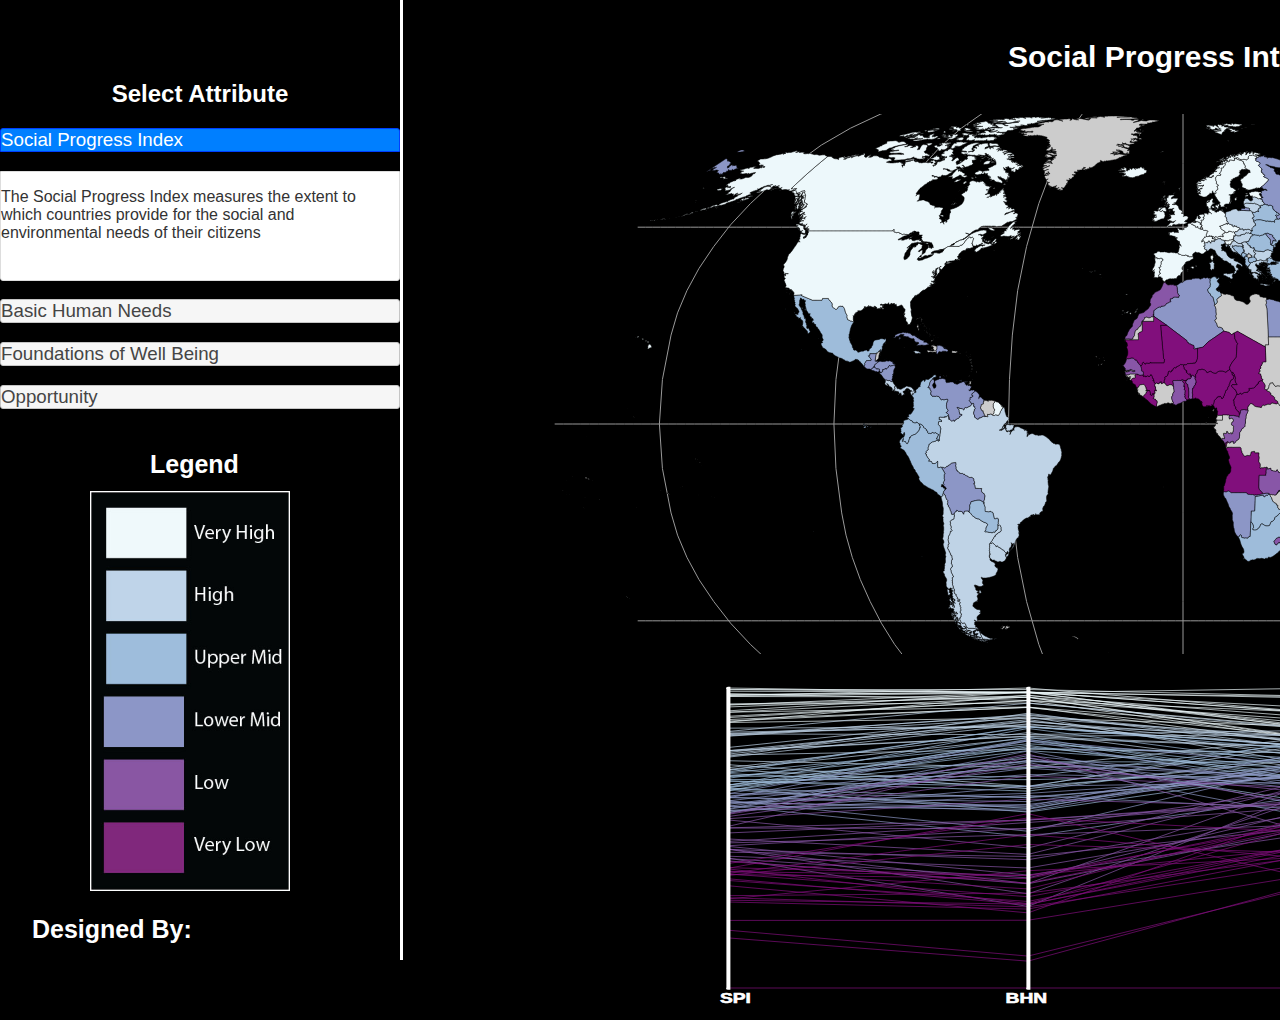
<file: index.html>
<!DOCTYPE html>
<html>
  <head>

  <style>
body {
  background-color: #000;
}



</style>
    <meta charset="UTF-8">
    <meta name="viewport" content="width=device-width">
    <title>Social Progress Interactive</title>
    <link rel="stylesheet" href="lib/jquery-ui-1.12.1.custom/jquery-ui-1.12.1.custom/jquery-ui.theme.min.css">
    <!-- <link rel="stylesheet" href="css/jquery-ui.min.css"> -->
     <link rel="stylesheet" href="css/style.css">
  </head>
  <body>

    <div id="mySidenav" class="sidenav">

    <center><h2 id = "definition">Select Attribute</h2></center>
    <div id = "accordion">

    <h3 id = "Social_Progress_Index" class = "accordionTitle" >Social Progress Index</h3><div><p>The Social Progress Index
                                                  measures the extent to
                                                  which countries provide
                                                  for the social and
                                                  environmental needs of
                                                  their citizens</p></div>
    <h3 id = "Basic_Human_Needs" class = "accordionTitle">Basic Human Needs</h3><div>The Basic Human Needs Dimension assesses how well a country provides for its people’s essential needs by measuring access to nutrition and basic medical care, if they have access to safe drinking water, if they have access to adequate housing with basic utilities, and if society is safe and secure.</div>
    <h3 id = "Foundations_of_Well-Being" class = "accordionTitle">Foundations of Well Being</h3><div>The Foundations of Well-Being Dimension measures whether citizens have access to basic education, can access information and knowledge from both inside and outside their country, and if there are the conditions for living healthy lives.</div>
    <h3 id = "Opportunity" class = "accordionTitle">Opportunity</h3><div>The Opportunity Dimension measures the degree to which a country’s citizens have personal rights and freedoms and are able to make their own personal decisions as well as whether prejudices or hostilities within a society prohibit individuals from reaching their potential.</div>
  </div>

  <h5>Legend<h5>
    <img src="image/colorleg.jpg"></img>
  <div id = "credit">
    <a>Designed By:</a>
    <a href="mailto:osbodylan19@gmail.com">Dylan Osborn</a>
    <a href="mailto:sekamajor@gmail.com">Sekajibo Major</a>
    <a href="mailto:laduecal@gmail.com">Calvin LaDue</a>
    </div>
    </div>


    <h4>Social Progress Interactive</h4>
    <script type="text/javascript" src="lib/d3.js"></script>
    <script type="text/javascript" src="lib/topojson.js"></script>
    <script type="text/javascript" src="lib/d3-geo-projection.min.js"></script>
    <script type="text/javascript" src="lib/jquery-3.1.1.js"></script>
    <script type="text/javascript" src="lib/jquery-ui.min.js"></script>
    <script type="text/javascript" src="js/main.js"></script>

  </body>
</html>
</file>
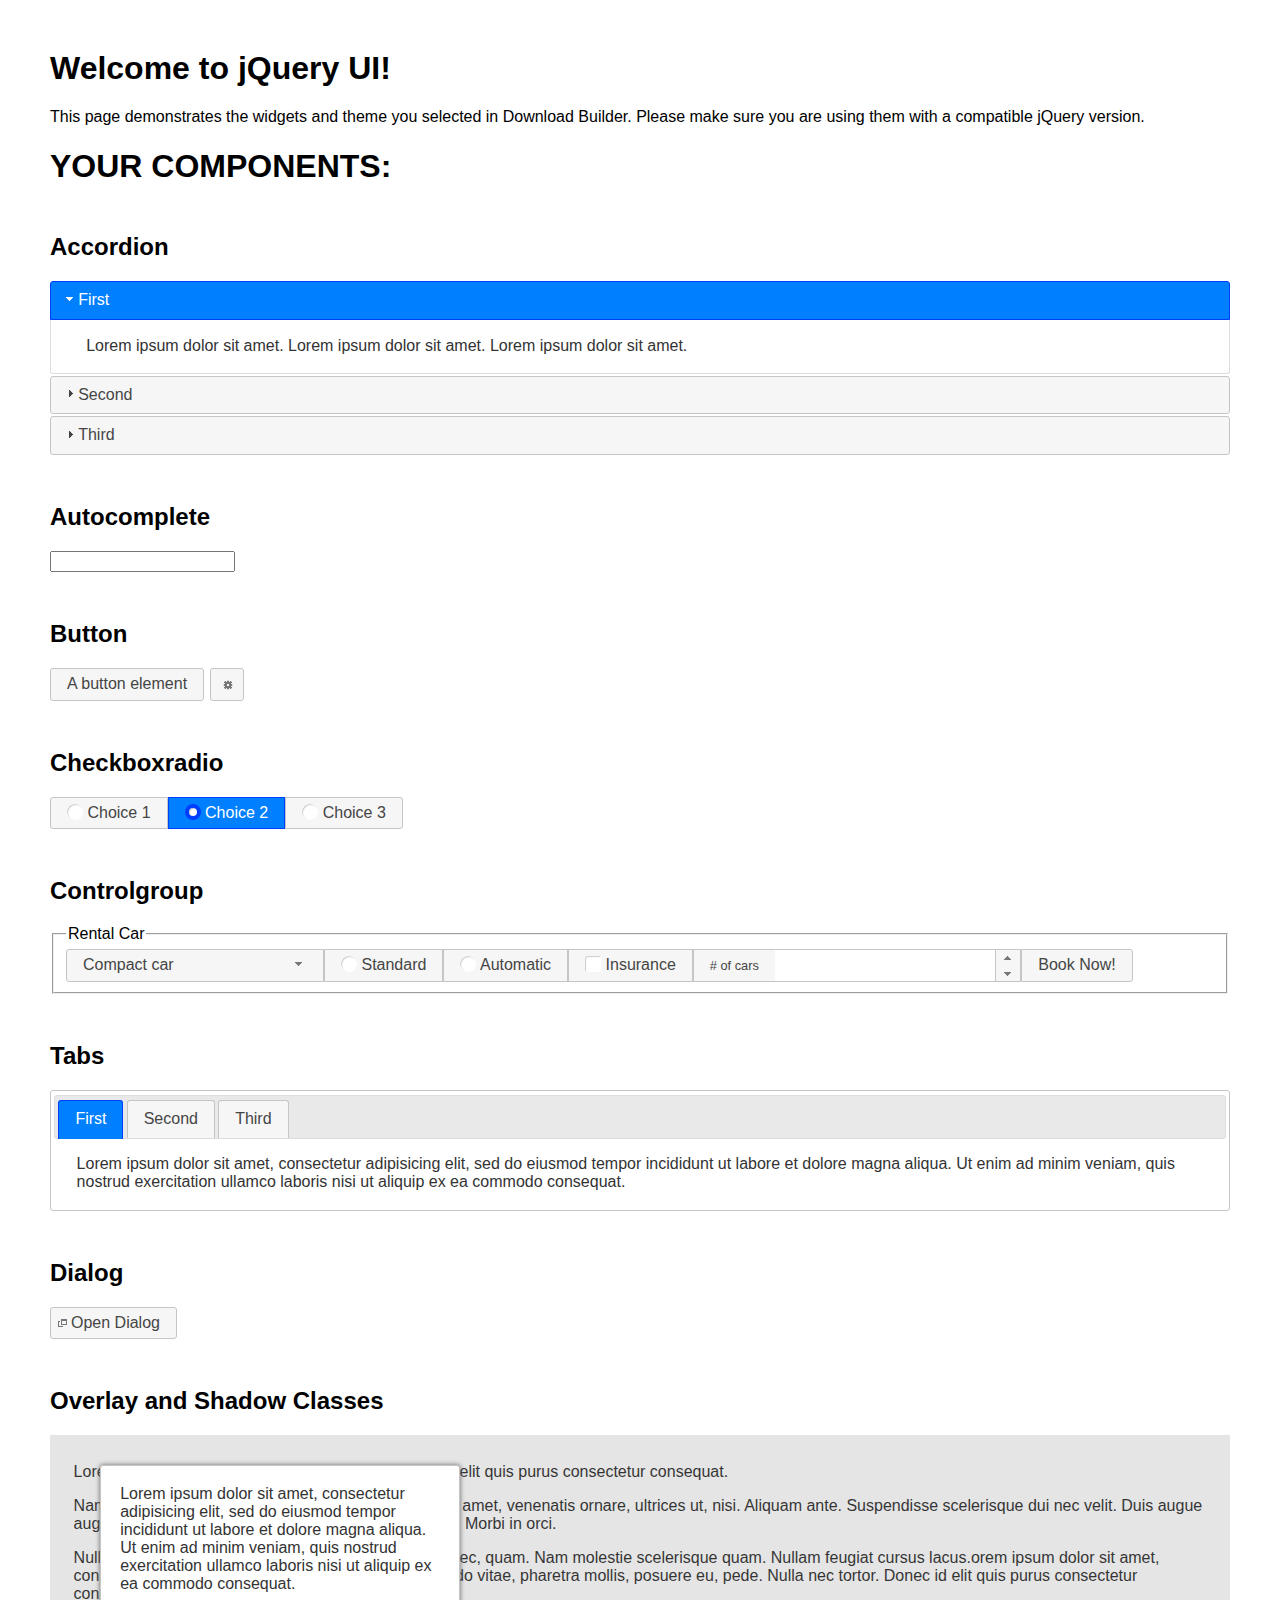
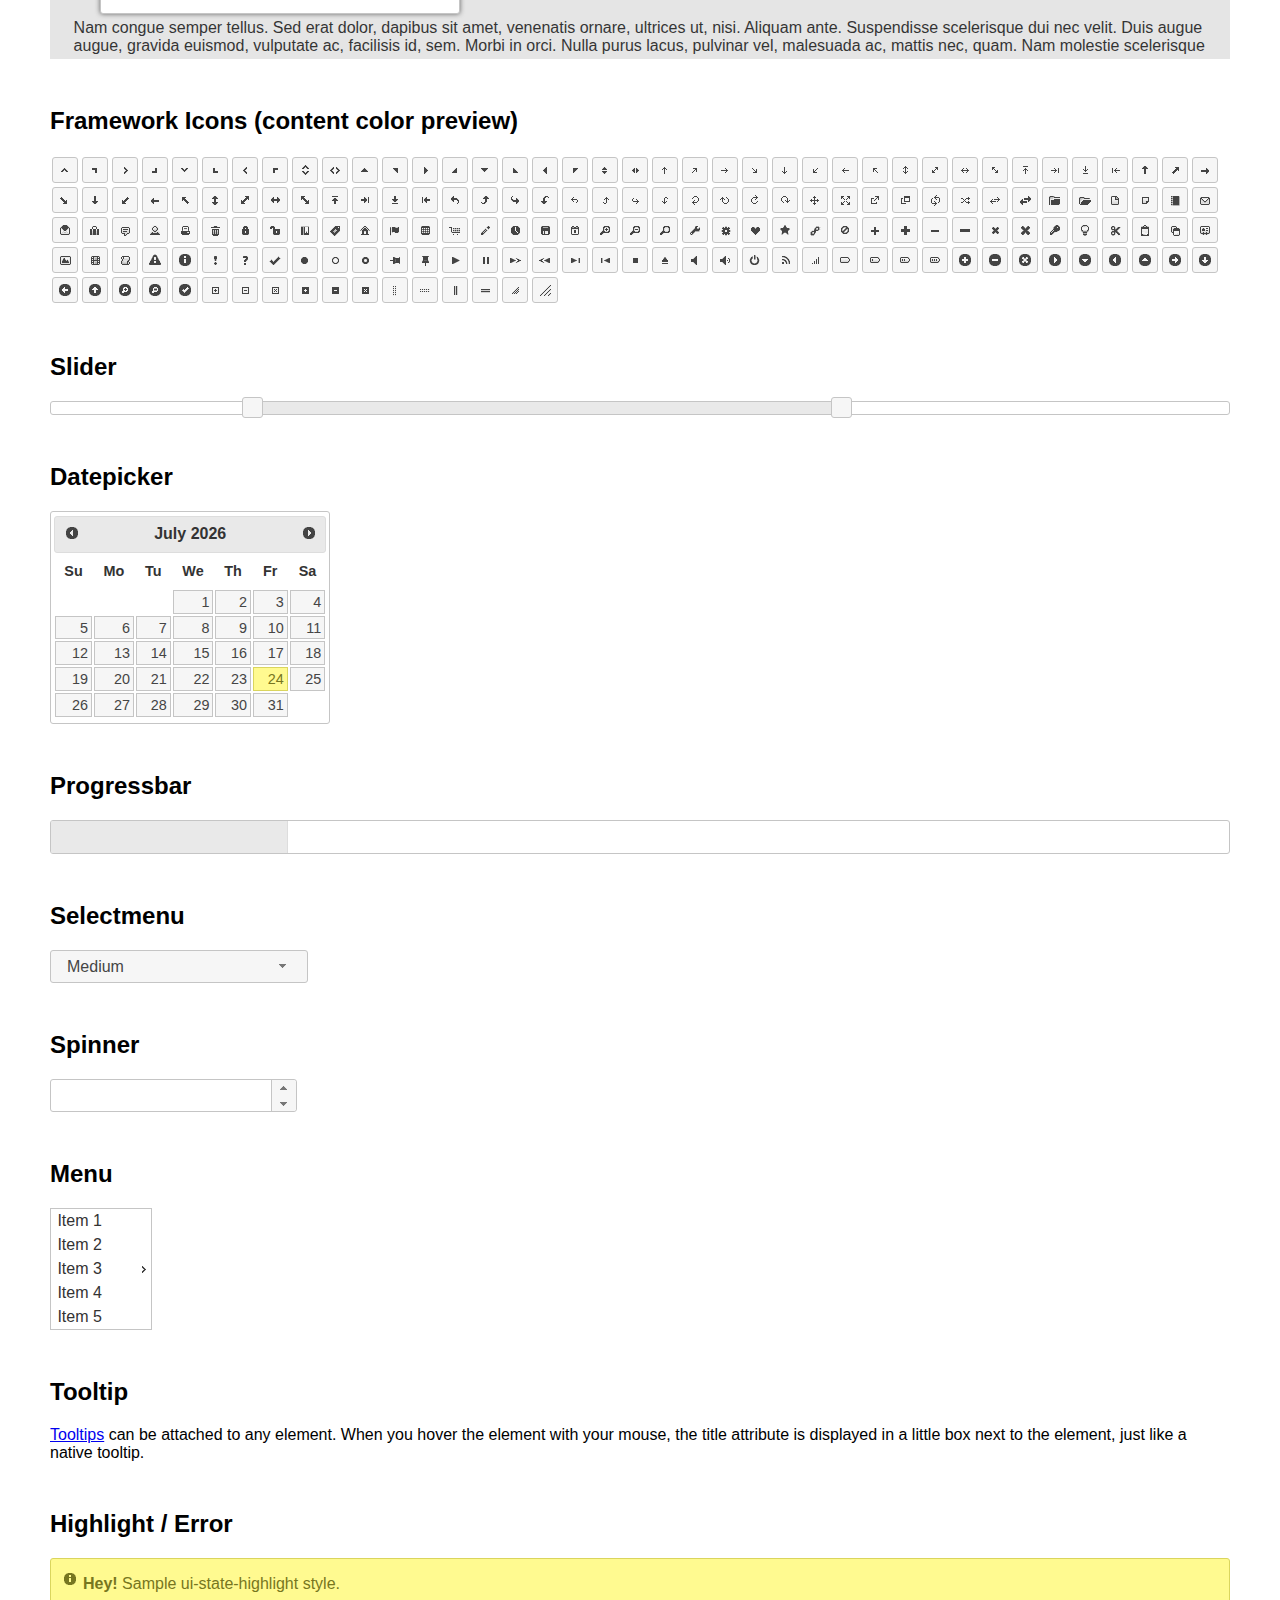
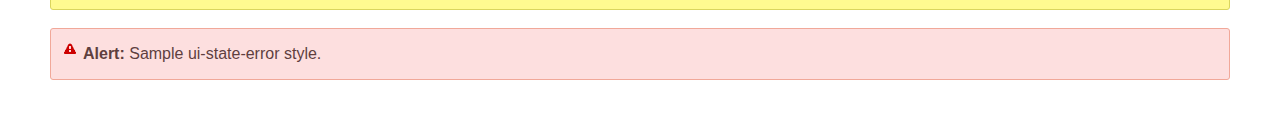
<file: lib/jquery-ui-1.12.1.custom/jquery-ui-1.12.1.custom/index.html>
<!doctype html>
<html lang="us">
<head>
	<meta charset="utf-8">
	<title>jQuery UI Example Page</title>
	<link href="jquery-ui.css" rel="stylesheet">
	<style>
	body{
		font-family: "Trebuchet MS", sans-serif;
		margin: 50px;
	}
	.demoHeaders {
		margin-top: 2em;
	}
	#dialog-link {
		padding: .4em 1em .4em 20px;
		text-decoration: none;
		position: relative;
	}
	#dialog-link span.ui-icon {
		margin: 0 5px 0 0;
		position: absolute;
		left: .2em;
		top: 50%;
		margin-top: -8px;
	}
	#icons {
		margin: 0;
		padding: 0;
	}
	#icons li {
		margin: 2px;
		position: relative;
		padding: 4px 0;
		cursor: pointer;
		float: left;
		list-style: none;
	}
	#icons span.ui-icon {
		float: left;
		margin: 0 4px;
	}
	.fakewindowcontain .ui-widget-overlay {
		position: absolute;
	}
	select {
		width: 200px;
	}
	</style>
</head>
<body>

<h1>Welcome to jQuery UI!</h1>

<div class="ui-widget">
	<p>This page demonstrates the widgets and theme you selected in Download Builder. Please make sure you are using them with a compatible jQuery version.</p>
</div>

<h1>YOUR COMPONENTS:</h1>


<!-- Accordion -->
<h2 class="demoHeaders">Accordion</h2>
<div id="accordion">
	<h3>First</h3>
	<div>Lorem ipsum dolor sit amet. Lorem ipsum dolor sit amet. Lorem ipsum dolor sit amet.</div>
	<h3>Second</h3>
	<div>Phasellus mattis tincidunt nibh.</div>
	<h3>Third</h3>
	<div>Nam dui erat, auctor a, dignissim quis.</div>
</div>



<!-- Autocomplete -->
<h2 class="demoHeaders">Autocomplete</h2>
<div>
	<input id="autocomplete" title="type &quot;a&quot;">
</div>



<!-- Button -->
<h2 class="demoHeaders">Button</h2>
<button id="button">A button element</button>
<button id="button-icon">An icon-only button</button>



<!-- Checkboxradio -->
<h2 class="demoHeaders">Checkboxradio</h2>
<form style="margin-top: 1em;">
	<div id="radioset">
		<input type="radio" id="radio1" name="radio"><label for="radio1">Choice 1</label>
		<input type="radio" id="radio2" name="radio" checked="checked"><label for="radio2">Choice 2</label>
		<input type="radio" id="radio3" name="radio"><label for="radio3">Choice 3</label>
	</div>
</form>



<!-- Controlgroup -->
<h2 class="demoHeaders">Controlgroup</h2>
<fieldset>
	<legend>Rental Car</legend>
	<div id="controlgroup">
		<select id="car-type">
			<option>Compact car</option>
			<option>Midsize car</option>
			<option>Full size car</option>
			<option>SUV</option>
			<option>Luxury</option>
			<option>Truck</option>
			<option>Van</option>
		</select>
		<label for="transmission-standard">Standard</label>
		<input type="radio" name="transmission" id="transmission-standard">
		<label for="transmission-automatic">Automatic</label>
		<input type="radio" name="transmission" id="transmission-automatic">
		<label for="insurance">Insurance</label>
		<input type="checkbox" name="insurance" id="insurance">
		<label for="horizontal-spinner" class="ui-controlgroup-label"># of cars</label>
		<input id="horizontal-spinner" class="ui-spinner-input">
		<button>Book Now!</button>
	</div>
</fieldset>



<!-- Tabs -->
<h2 class="demoHeaders">Tabs</h2>
<div id="tabs">
	<ul>
		<li><a href="#tabs-1">First</a></li>
		<li><a href="#tabs-2">Second</a></li>
		<li><a href="#tabs-3">Third</a></li>
	</ul>
	<div id="tabs-1">Lorem ipsum dolor sit amet, consectetur adipisicing elit, sed do eiusmod tempor incididunt ut labore et dolore magna aliqua. Ut enim ad minim veniam, quis nostrud exercitation ullamco laboris nisi ut aliquip ex ea commodo consequat.</div>
	<div id="tabs-2">Phasellus mattis tincidunt nibh. Cras orci urna, blandit id, pretium vel, aliquet ornare, felis. Maecenas scelerisque sem non nisl. Fusce sed lorem in enim dictum bibendum.</div>
	<div id="tabs-3">Nam dui erat, auctor a, dignissim quis, sollicitudin eu, felis. Pellentesque nisi urna, interdum eget, sagittis et, consequat vestibulum, lacus. Mauris porttitor ullamcorper augue.</div>
</div>



<h2 class="demoHeaders">Dialog</h2>
<p>
	<button id="dialog-link" class="ui-button ui-corner-all ui-widget">
		<span class="ui-icon ui-icon-newwin"></span>Open Dialog
	</button>
</p>

<h2 class="demoHeaders">Overlay and Shadow Classes</h2>
<div style="position: relative; width: 96%; height: 200px; padding:1% 2%; overflow:hidden;" class="fakewindowcontain">
	<p>Lorem ipsum dolor sit amet,  Nulla nec tortor. Donec id elit quis purus consectetur consequat. </p><p>Nam congue semper tellus. Sed erat dolor, dapibus sit amet, venenatis ornare, ultrices ut, nisi. Aliquam ante. Suspendisse scelerisque dui nec velit. Duis augue augue, gravida euismod, vulputate ac, facilisis id, sem. Morbi in orci. </p><p>Nulla purus lacus, pulvinar vel, malesuada ac, mattis nec, quam. Nam molestie scelerisque quam. Nullam feugiat cursus lacus.orem ipsum dolor sit amet, consectetur adipiscing elit. Donec libero risus, commodo vitae, pharetra mollis, posuere eu, pede. Nulla nec tortor. Donec id elit quis purus consectetur consequat. </p><p>Nam congue semper tellus. Sed erat dolor, dapibus sit amet, venenatis ornare, ultrices ut, nisi. Aliquam ante. Suspendisse scelerisque dui nec velit. Duis augue augue, gravida euismod, vulputate ac, facilisis id, sem. Morbi in orci. Nulla purus lacus, pulvinar vel, malesuada ac, mattis nec, quam. Nam molestie scelerisque quam. </p><p>Nullam feugiat cursus lacus.orem ipsum dolor sit amet, consectetur adipiscing elit. Donec libero risus, commodo vitae, pharetra mollis, posuere eu, pede. Nulla nec tortor. Donec id elit quis purus consectetur consequat. Nam congue semper tellus. Sed erat dolor, dapibus sit amet, venenatis ornare, ultrices ut, nisi. Aliquam ante. </p><p>Suspendisse scelerisque dui nec velit. Duis augue augue, gravida euismod, vulputate ac, facilisis id, sem. Morbi in orci. Nulla purus lacus, pulvinar vel, malesuada ac, mattis nec, quam. Nam molestie scelerisque quam. Nullam feugiat cursus lacus.orem ipsum dolor sit amet, consectetur adipiscing elit. Donec libero risus, commodo vitae, pharetra mollis, posuere eu, pede. Nulla nec tortor. Donec id elit quis purus consectetur consequat. Nam congue semper tellus. Sed erat dolor, dapibus sit amet, venenatis ornare, ultrices ut, nisi. </p>

	<!-- ui-dialog -->
	<div class="ui-widget-overlay ui-front"></div>
	<div style="position: absolute; width: 320px; left: 50px; top: 30px; padding: 1.2em" class="ui-widget ui-front ui-widget-content ui-corner-all ui-widget-shadow">
		Lorem ipsum dolor sit amet, consectetur adipisicing elit, sed do eiusmod tempor incididunt ut labore et dolore magna aliqua. Ut enim ad minim veniam, quis nostrud exercitation ullamco laboris nisi ut aliquip ex ea commodo consequat.
	</div>

</div>

<!-- ui-dialog -->
<div id="dialog" title="Dialog Title">
	<p>Lorem ipsum dolor sit amet, consectetur adipisicing elit, sed do eiusmod tempor incididunt ut labore et dolore magna aliqua. Ut enim ad minim veniam, quis nostrud exercitation ullamco laboris nisi ut aliquip ex ea commodo consequat.</p>
</div>



<h2 class="demoHeaders">Framework Icons (content color preview)</h2>
<ul id="icons" class="ui-widget ui-helper-clearfix">
	<li class="ui-state-default ui-corner-all" title=".ui-icon-caret-1-n"><span class="ui-icon ui-icon-caret-1-n"></span></li>
	<li class="ui-state-default ui-corner-all" title=".ui-icon-caret-1-ne"><span class="ui-icon ui-icon-caret-1-ne"></span></li>
	<li class="ui-state-default ui-corner-all" title=".ui-icon-caret-1-e"><span class="ui-icon ui-icon-caret-1-e"></span></li>
	<li class="ui-state-default ui-corner-all" title=".ui-icon-caret-1-se"><span class="ui-icon ui-icon-caret-1-se"></span></li>
	<li class="ui-state-default ui-corner-all" title=".ui-icon-caret-1-s"><span class="ui-icon ui-icon-caret-1-s"></span></li>
	<li class="ui-state-default ui-corner-all" title=".ui-icon-caret-1-sw"><span class="ui-icon ui-icon-caret-1-sw"></span></li>
	<li class="ui-state-default ui-corner-all" title=".ui-icon-caret-1-w"><span class="ui-icon ui-icon-caret-1-w"></span></li>
	<li class="ui-state-default ui-corner-all" title=".ui-icon-caret-1-nw"><span class="ui-icon ui-icon-caret-1-nw"></span></li>
	<li class="ui-state-default ui-corner-all" title=".ui-icon-caret-2-n-s"><span class="ui-icon ui-icon-caret-2-n-s"></span></li>
	<li class="ui-state-default ui-corner-all" title=".ui-icon-caret-2-e-w"><span class="ui-icon ui-icon-caret-2-e-w"></span></li>
	<li class="ui-state-default ui-corner-all" title=".ui-icon-triangle-1-n"><span class="ui-icon ui-icon-triangle-1-n"></span></li>
	<li class="ui-state-default ui-corner-all" title=".ui-icon-triangle-1-ne"><span class="ui-icon ui-icon-triangle-1-ne"></span></li>
	<li class="ui-state-default ui-corner-all" title=".ui-icon-triangle-1-e"><span class="ui-icon ui-icon-triangle-1-e"></span></li>
	<li class="ui-state-default ui-corner-all" title=".ui-icon-triangle-1-se"><span class="ui-icon ui-icon-triangle-1-se"></span></li>
	<li class="ui-state-default ui-corner-all" title=".ui-icon-triangle-1-s"><span class="ui-icon ui-icon-triangle-1-s"></span></li>
	<li class="ui-state-default ui-corner-all" title=".ui-icon-triangle-1-sw"><span class="ui-icon ui-icon-triangle-1-sw"></span></li>
	<li class="ui-state-default ui-corner-all" title=".ui-icon-triangle-1-w"><span class="ui-icon ui-icon-triangle-1-w"></span></li>
	<li class="ui-state-default ui-corner-all" title=".ui-icon-triangle-1-nw"><span class="ui-icon ui-icon-triangle-1-nw"></span></li>
	<li class="ui-state-default ui-corner-all" title=".ui-icon-triangle-2-n-s"><span class="ui-icon ui-icon-triangle-2-n-s"></span></li>
	<li class="ui-state-default ui-corner-all" title=".ui-icon-triangle-2-e-w"><span class="ui-icon ui-icon-triangle-2-e-w"></span></li>
	<li class="ui-state-default ui-corner-all" title=".ui-icon-arrow-1-n"><span class="ui-icon ui-icon-arrow-1-n"></span></li>
	<li class="ui-state-default ui-corner-all" title=".ui-icon-arrow-1-ne"><span class="ui-icon ui-icon-arrow-1-ne"></span></li>
	<li class="ui-state-default ui-corner-all" title=".ui-icon-arrow-1-e"><span class="ui-icon ui-icon-arrow-1-e"></span></li>
	<li class="ui-state-default ui-corner-all" title=".ui-icon-arrow-1-se"><span class="ui-icon ui-icon-arrow-1-se"></span></li>
	<li class="ui-state-default ui-corner-all" title=".ui-icon-arrow-1-s"><span class="ui-icon ui-icon-arrow-1-s"></span></li>
	<li class="ui-state-default ui-corner-all" title=".ui-icon-arrow-1-sw"><span class="ui-icon ui-icon-arrow-1-sw"></span></li>
	<li class="ui-state-default ui-corner-all" title=".ui-icon-arrow-1-w"><span class="ui-icon ui-icon-arrow-1-w"></span></li>
	<li class="ui-state-default ui-corner-all" title=".ui-icon-arrow-1-nw"><span class="ui-icon ui-icon-arrow-1-nw"></span></li>
	<li class="ui-state-default ui-corner-all" title=".ui-icon-arrow-2-n-s"><span class="ui-icon ui-icon-arrow-2-n-s"></span></li>
	<li class="ui-state-default ui-corner-all" title=".ui-icon-arrow-2-ne-sw"><span class="ui-icon ui-icon-arrow-2-ne-sw"></span></li>
	<li class="ui-state-default ui-corner-all" title=".ui-icon-arrow-2-e-w"><span class="ui-icon ui-icon-arrow-2-e-w"></span></li>
	<li class="ui-state-default ui-corner-all" title=".ui-icon-arrow-2-se-nw"><span class="ui-icon ui-icon-arrow-2-se-nw"></span></li>
	<li class="ui-state-default ui-corner-all" title=".ui-icon-arrowstop-1-n"><span class="ui-icon ui-icon-arrowstop-1-n"></span></li>
	<li class="ui-state-default ui-corner-all" title=".ui-icon-arrowstop-1-e"><span class="ui-icon ui-icon-arrowstop-1-e"></span></li>
	<li class="ui-state-default ui-corner-all" title=".ui-icon-arrowstop-1-s"><span class="ui-icon ui-icon-arrowstop-1-s"></span></li>
	<li class="ui-state-default ui-corner-all" title=".ui-icon-arrowstop-1-w"><span class="ui-icon ui-icon-arrowstop-1-w"></span></li>
	<li class="ui-state-default ui-corner-all" title=".ui-icon-arrowthick-1-n"><span class="ui-icon ui-icon-arrowthick-1-n"></span></li>
	<li class="ui-state-default ui-corner-all" title=".ui-icon-arrowthick-1-ne"><span class="ui-icon ui-icon-arrowthick-1-ne"></span></li>
	<li class="ui-state-default ui-corner-all" title=".ui-icon-arrowthick-1-e"><span class="ui-icon ui-icon-arrowthick-1-e"></span></li>
	<li class="ui-state-default ui-corner-all" title=".ui-icon-arrowthick-1-se"><span class="ui-icon ui-icon-arrowthick-1-se"></span></li>
	<li class="ui-state-default ui-corner-all" title=".ui-icon-arrowthick-1-s"><span class="ui-icon ui-icon-arrowthick-1-s"></span></li>
	<li class="ui-state-default ui-corner-all" title=".ui-icon-arrowthick-1-sw"><span class="ui-icon ui-icon-arrowthick-1-sw"></span></li>
	<li class="ui-state-default ui-corner-all" title=".ui-icon-arrowthick-1-w"><span class="ui-icon ui-icon-arrowthick-1-w"></span></li>
	<li class="ui-state-default ui-corner-all" title=".ui-icon-arrowthick-1-nw"><span class="ui-icon ui-icon-arrowthick-1-nw"></span></li>
	<li class="ui-state-default ui-corner-all" title=".ui-icon-arrowthick-2-n-s"><span class="ui-icon ui-icon-arrowthick-2-n-s"></span></li>
	<li class="ui-state-default ui-corner-all" title=".ui-icon-arrowthick-2-ne-sw"><span class="ui-icon ui-icon-arrowthick-2-ne-sw"></span></li>
	<li class="ui-state-default ui-corner-all" title=".ui-icon-arrowthick-2-e-w"><span class="ui-icon ui-icon-arrowthick-2-e-w"></span></li>
	<li class="ui-state-default ui-corner-all" title=".ui-icon-arrowthick-2-se-nw"><span class="ui-icon ui-icon-arrowthick-2-se-nw"></span></li>
	<li class="ui-state-default ui-corner-all" title=".ui-icon-arrowthickstop-1-n"><span class="ui-icon ui-icon-arrowthickstop-1-n"></span></li>
	<li class="ui-state-default ui-corner-all" title=".ui-icon-arrowthickstop-1-e"><span class="ui-icon ui-icon-arrowthickstop-1-e"></span></li>
	<li class="ui-state-default ui-corner-all" title=".ui-icon-arrowthickstop-1-s"><span class="ui-icon ui-icon-arrowthickstop-1-s"></span></li>
	<li class="ui-state-default ui-corner-all" title=".ui-icon-arrowthickstop-1-w"><span class="ui-icon ui-icon-arrowthickstop-1-w"></span></li>
	<li class="ui-state-default ui-corner-all" title=".ui-icon-arrowreturnthick-1-w"><span class="ui-icon ui-icon-arrowreturnthick-1-w"></span></li>
	<li class="ui-state-default ui-corner-all" title=".ui-icon-arrowreturnthick-1-n"><span class="ui-icon ui-icon-arrowreturnthick-1-n"></span></li>
	<li class="ui-state-default ui-corner-all" title=".ui-icon-arrowreturnthick-1-e"><span class="ui-icon ui-icon-arrowreturnthick-1-e"></span></li>
	<li class="ui-state-default ui-corner-all" title=".ui-icon-arrowreturnthick-1-s"><span class="ui-icon ui-icon-arrowreturnthick-1-s"></span></li>
	<li class="ui-state-default ui-corner-all" title=".ui-icon-arrowreturn-1-w"><span class="ui-icon ui-icon-arrowreturn-1-w"></span></li>
	<li class="ui-state-default ui-corner-all" title=".ui-icon-arrowreturn-1-n"><span class="ui-icon ui-icon-arrowreturn-1-n"></span></li>
	<li class="ui-state-default ui-corner-all" title=".ui-icon-arrowreturn-1-e"><span class="ui-icon ui-icon-arrowreturn-1-e"></span></li>
	<li class="ui-state-default ui-corner-all" title=".ui-icon-arrowreturn-1-s"><span class="ui-icon ui-icon-arrowreturn-1-s"></span></li>
	<li class="ui-state-default ui-corner-all" title=".ui-icon-arrowrefresh-1-w"><span class="ui-icon ui-icon-arrowrefresh-1-w"></span></li>
	<li class="ui-state-default ui-corner-all" title=".ui-icon-arrowrefresh-1-n"><span class="ui-icon ui-icon-arrowrefresh-1-n"></span></li>
	<li class="ui-state-default ui-corner-all" title=".ui-icon-arrowrefresh-1-e"><span class="ui-icon ui-icon-arrowrefresh-1-e"></span></li>
	<li class="ui-state-default ui-corner-all" title=".ui-icon-arrowrefresh-1-s"><span class="ui-icon ui-icon-arrowrefresh-1-s"></span></li>
	<li class="ui-state-default ui-corner-all" title=".ui-icon-arrow-4"><span class="ui-icon ui-icon-arrow-4"></span></li>
	<li class="ui-state-default ui-corner-all" title=".ui-icon-arrow-4-diag"><span class="ui-icon ui-icon-arrow-4-diag"></span></li>
	<li class="ui-state-default ui-corner-all" title=".ui-icon-extlink"><span class="ui-icon ui-icon-extlink"></span></li>
	<li class="ui-state-default ui-corner-all" title=".ui-icon-newwin"><span class="ui-icon ui-icon-newwin"></span></li>
	<li class="ui-state-default ui-corner-all" title=".ui-icon-refresh"><span class="ui-icon ui-icon-refresh"></span></li>
	<li class="ui-state-default ui-corner-all" title=".ui-icon-shuffle"><span class="ui-icon ui-icon-shuffle"></span></li>
	<li class="ui-state-default ui-corner-all" title=".ui-icon-transfer-e-w"><span class="ui-icon ui-icon-transfer-e-w"></span></li>
	<li class="ui-state-default ui-corner-all" title=".ui-icon-transferthick-e-w"><span class="ui-icon ui-icon-transferthick-e-w"></span></li>
	<li class="ui-state-default ui-corner-all" title=".ui-icon-folder-collapsed"><span class="ui-icon ui-icon-folder-collapsed"></span></li>
	<li class="ui-state-default ui-corner-all" title=".ui-icon-folder-open"><span class="ui-icon ui-icon-folder-open"></span></li>
	<li class="ui-state-default ui-corner-all" title=".ui-icon-document"><span class="ui-icon ui-icon-document"></span></li>
	<li class="ui-state-default ui-corner-all" title=".ui-icon-document-b"><span class="ui-icon ui-icon-document-b"></span></li>
	<li class="ui-state-default ui-corner-all" title=".ui-icon-note"><span class="ui-icon ui-icon-note"></span></li>
	<li class="ui-state-default ui-corner-all" title=".ui-icon-mail-closed"><span class="ui-icon ui-icon-mail-closed"></span></li>
	<li class="ui-state-default ui-corner-all" title=".ui-icon-mail-open"><span class="ui-icon ui-icon-mail-open"></span></li>
	<li class="ui-state-default ui-corner-all" title=".ui-icon-suitcase"><span class="ui-icon ui-icon-suitcase"></span></li>
	<li class="ui-state-default ui-corner-all" title=".ui-icon-comment"><span class="ui-icon ui-icon-comment"></span></li>
	<li class="ui-state-default ui-corner-all" title=".ui-icon-person"><span class="ui-icon ui-icon-person"></span></li>
	<li class="ui-state-default ui-corner-all" title=".ui-icon-print"><span class="ui-icon ui-icon-print"></span></li>
	<li class="ui-state-default ui-corner-all" title=".ui-icon-trash"><span class="ui-icon ui-icon-trash"></span></li>
	<li class="ui-state-default ui-corner-all" title=".ui-icon-locked"><span class="ui-icon ui-icon-locked"></span></li>
	<li class="ui-state-default ui-corner-all" title=".ui-icon-unlocked"><span class="ui-icon ui-icon-unlocked"></span></li>
	<li class="ui-state-default ui-corner-all" title=".ui-icon-bookmark"><span class="ui-icon ui-icon-bookmark"></span></li>
	<li class="ui-state-default ui-corner-all" title=".ui-icon-tag"><span class="ui-icon ui-icon-tag"></span></li>
	<li class="ui-state-default ui-corner-all" title=".ui-icon-home"><span class="ui-icon ui-icon-home"></span></li>
	<li class="ui-state-default ui-corner-all" title=".ui-icon-flag"><span class="ui-icon ui-icon-flag"></span></li>
	<li class="ui-state-default ui-corner-all" title=".ui-icon-calculator"><span class="ui-icon ui-icon-calculator"></span></li>
	<li class="ui-state-default ui-corner-all" title=".ui-icon-cart"><span class="ui-icon ui-icon-cart"></span></li>
	<li class="ui-state-default ui-corner-all" title=".ui-icon-pencil"><span class="ui-icon ui-icon-pencil"></span></li>
	<li class="ui-state-default ui-corner-all" title=".ui-icon-clock"><span class="ui-icon ui-icon-clock"></span></li>
	<li class="ui-state-default ui-corner-all" title=".ui-icon-disk"><span class="ui-icon ui-icon-disk"></span></li>
	<li class="ui-state-default ui-corner-all" title=".ui-icon-calendar"><span class="ui-icon ui-icon-calendar"></span></li>
	<li class="ui-state-default ui-corner-all" title=".ui-icon-zoomin"><span class="ui-icon ui-icon-zoomin"></span></li>
	<li class="ui-state-default ui-corner-all" title=".ui-icon-zoomout"><span class="ui-icon ui-icon-zoomout"></span></li>
	<li class="ui-state-default ui-corner-all" title=".ui-icon-search"><span class="ui-icon ui-icon-search"></span></li>
	<li class="ui-state-default ui-corner-all" title=".ui-icon-wrench"><span class="ui-icon ui-icon-wrench"></span></li>
	<li class="ui-state-default ui-corner-all" title=".ui-icon-gear"><span class="ui-icon ui-icon-gear"></span></li>
	<li class="ui-state-default ui-corner-all" title=".ui-icon-heart"><span class="ui-icon ui-icon-heart"></span></li>
	<li class="ui-state-default ui-corner-all" title=".ui-icon-star"><span class="ui-icon ui-icon-star"></span></li>
	<li class="ui-state-default ui-corner-all" title=".ui-icon-link"><span class="ui-icon ui-icon-link"></span></li>
	<li class="ui-state-default ui-corner-all" title=".ui-icon-cancel"><span class="ui-icon ui-icon-cancel"></span></li>
	<li class="ui-state-default ui-corner-all" title=".ui-icon-plus"><span class="ui-icon ui-icon-plus"></span></li>
	<li class="ui-state-default ui-corner-all" title=".ui-icon-plusthick"><span class="ui-icon ui-icon-plusthick"></span></li>
	<li class="ui-state-default ui-corner-all" title=".ui-icon-minus"><span class="ui-icon ui-icon-minus"></span></li>
	<li class="ui-state-default ui-corner-all" title=".ui-icon-minusthick"><span class="ui-icon ui-icon-minusthick"></span></li>
	<li class="ui-state-default ui-corner-all" title=".ui-icon-close"><span class="ui-icon ui-icon-close"></span></li>
	<li class="ui-state-default ui-corner-all" title=".ui-icon-closethick"><span class="ui-icon ui-icon-closethick"></span></li>
	<li class="ui-state-default ui-corner-all" title=".ui-icon-key"><span class="ui-icon ui-icon-key"></span></li>
	<li class="ui-state-default ui-corner-all" title=".ui-icon-lightbulb"><span class="ui-icon ui-icon-lightbulb"></span></li>
	<li class="ui-state-default ui-corner-all" title=".ui-icon-scissors"><span class="ui-icon ui-icon-scissors"></span></li>
	<li class="ui-state-default ui-corner-all" title=".ui-icon-clipboard"><span class="ui-icon ui-icon-clipboard"></span></li>
	<li class="ui-state-default ui-corner-all" title=".ui-icon-copy"><span class="ui-icon ui-icon-copy"></span></li>
	<li class="ui-state-default ui-corner-all" title=".ui-icon-contact"><span class="ui-icon ui-icon-contact"></span></li>
	<li class="ui-state-default ui-corner-all" title=".ui-icon-image"><span class="ui-icon ui-icon-image"></span></li>
	<li class="ui-state-default ui-corner-all" title=".ui-icon-video"><span class="ui-icon ui-icon-video"></span></li>
	<li class="ui-state-default ui-corner-all" title=".ui-icon-script"><span class="ui-icon ui-icon-script"></span></li>
	<li class="ui-state-default ui-corner-all" title=".ui-icon-alert"><span class="ui-icon ui-icon-alert"></span></li>
	<li class="ui-state-default ui-corner-all" title=".ui-icon-info"><span class="ui-icon ui-icon-info"></span></li>
	<li class="ui-state-default ui-corner-all" title=".ui-icon-notice"><span class="ui-icon ui-icon-notice"></span></li>
	<li class="ui-state-default ui-corner-all" title=".ui-icon-help"><span class="ui-icon ui-icon-help"></span></li>
	<li class="ui-state-default ui-corner-all" title=".ui-icon-check"><span class="ui-icon ui-icon-check"></span></li>
	<li class="ui-state-default ui-corner-all" title=".ui-icon-bullet"><span class="ui-icon ui-icon-bullet"></span></li>
	<li class="ui-state-default ui-corner-all" title=".ui-icon-radio-off"><span class="ui-icon ui-icon-radio-off"></span></li>
	<li class="ui-state-default ui-corner-all" title=".ui-icon-radio-on"><span class="ui-icon ui-icon-radio-on"></span></li>
	<li class="ui-state-default ui-corner-all" title=".ui-icon-pin-w"><span class="ui-icon ui-icon-pin-w"></span></li>
	<li class="ui-state-default ui-corner-all" title=".ui-icon-pin-s"><span class="ui-icon ui-icon-pin-s"></span></li>
	<li class="ui-state-default ui-corner-all" title=".ui-icon-play"><span class="ui-icon ui-icon-play"></span></li>
	<li class="ui-state-default ui-corner-all" title=".ui-icon-pause"><span class="ui-icon ui-icon-pause"></span></li>
	<li class="ui-state-default ui-corner-all" title=".ui-icon-seek-next"><span class="ui-icon ui-icon-seek-next"></span></li>
	<li class="ui-state-default ui-corner-all" title=".ui-icon-seek-prev"><span class="ui-icon ui-icon-seek-prev"></span></li>
	<li class="ui-state-default ui-corner-all" title=".ui-icon-seek-end"><span class="ui-icon ui-icon-seek-end"></span></li>
	<li class="ui-state-default ui-corner-all" title=".ui-icon-seek-first"><span class="ui-icon ui-icon-seek-first"></span></li>
	<li class="ui-state-default ui-corner-all" title=".ui-icon-stop"><span class="ui-icon ui-icon-stop"></span></li>
	<li class="ui-state-default ui-corner-all" title=".ui-icon-eject"><span class="ui-icon ui-icon-eject"></span></li>
	<li class="ui-state-default ui-corner-all" title=".ui-icon-volume-off"><span class="ui-icon ui-icon-volume-off"></span></li>
	<li class="ui-state-default ui-corner-all" title=".ui-icon-volume-on"><span class="ui-icon ui-icon-volume-on"></span></li>
	<li class="ui-state-default ui-corner-all" title=".ui-icon-power"><span class="ui-icon ui-icon-power"></span></li>
	<li class="ui-state-default ui-corner-all" title=".ui-icon-signal-diag"><span class="ui-icon ui-icon-signal-diag"></span></li>
	<li class="ui-state-default ui-corner-all" title=".ui-icon-signal"><span class="ui-icon ui-icon-signal"></span></li>
	<li class="ui-state-default ui-corner-all" title=".ui-icon-battery-0"><span class="ui-icon ui-icon-battery-0"></span></li>
	<li class="ui-state-default ui-corner-all" title=".ui-icon-battery-1"><span class="ui-icon ui-icon-battery-1"></span></li>
	<li class="ui-state-default ui-corner-all" title=".ui-icon-battery-2"><span class="ui-icon ui-icon-battery-2"></span></li>
	<li class="ui-state-default ui-corner-all" title=".ui-icon-battery-3"><span class="ui-icon ui-icon-battery-3"></span></li>
	<li class="ui-state-default ui-corner-all" title=".ui-icon-circle-plus"><span class="ui-icon ui-icon-circle-plus"></span></li>
	<li class="ui-state-default ui-corner-all" title=".ui-icon-circle-minus"><span class="ui-icon ui-icon-circle-minus"></span></li>
	<li class="ui-state-default ui-corner-all" title=".ui-icon-circle-close"><span class="ui-icon ui-icon-circle-close"></span></li>
	<li class="ui-state-default ui-corner-all" title=".ui-icon-circle-triangle-e"><span class="ui-icon ui-icon-circle-triangle-e"></span></li>
	<li class="ui-state-default ui-corner-all" title=".ui-icon-circle-triangle-s"><span class="ui-icon ui-icon-circle-triangle-s"></span></li>
	<li class="ui-state-default ui-corner-all" title=".ui-icon-circle-triangle-w"><span class="ui-icon ui-icon-circle-triangle-w"></span></li>
	<li class="ui-state-default ui-corner-all" title=".ui-icon-circle-triangle-n"><span class="ui-icon ui-icon-circle-triangle-n"></span></li>
	<li class="ui-state-default ui-corner-all" title=".ui-icon-circle-arrow-e"><span class="ui-icon ui-icon-circle-arrow-e"></span></li>
	<li class="ui-state-default ui-corner-all" title=".ui-icon-circle-arrow-s"><span class="ui-icon ui-icon-circle-arrow-s"></span></li>
	<li class="ui-state-default ui-corner-all" title=".ui-icon-circle-arrow-w"><span class="ui-icon ui-icon-circle-arrow-w"></span></li>
	<li class="ui-state-default ui-corner-all" title=".ui-icon-circle-arrow-n"><span class="ui-icon ui-icon-circle-arrow-n"></span></li>
	<li class="ui-state-default ui-corner-all" title=".ui-icon-circle-zoomin"><span class="ui-icon ui-icon-circle-zoomin"></span></li>
	<li class="ui-state-default ui-corner-all" title=".ui-icon-circle-zoomout"><span class="ui-icon ui-icon-circle-zoomout"></span></li>
	<li class="ui-state-default ui-corner-all" title=".ui-icon-circle-check"><span class="ui-icon ui-icon-circle-check"></span></li>
	<li class="ui-state-default ui-corner-all" title=".ui-icon-circlesmall-plus"><span class="ui-icon ui-icon-circlesmall-plus"></span></li>
	<li class="ui-state-default ui-corner-all" title=".ui-icon-circlesmall-minus"><span class="ui-icon ui-icon-circlesmall-minus"></span></li>
	<li class="ui-state-default ui-corner-all" title=".ui-icon-circlesmall-close"><span class="ui-icon ui-icon-circlesmall-close"></span></li>
	<li class="ui-state-default ui-corner-all" title=".ui-icon-squaresmall-plus"><span class="ui-icon ui-icon-squaresmall-plus"></span></li>
	<li class="ui-state-default ui-corner-all" title=".ui-icon-squaresmall-minus"><span class="ui-icon ui-icon-squaresmall-minus"></span></li>
	<li class="ui-state-default ui-corner-all" title=".ui-icon-squaresmall-close"><span class="ui-icon ui-icon-squaresmall-close"></span></li>
	<li class="ui-state-default ui-corner-all" title=".ui-icon-grip-dotted-vertical"><span class="ui-icon ui-icon-grip-dotted-vertical"></span></li>
	<li class="ui-state-default ui-corner-all" title=".ui-icon-grip-dotted-horizontal"><span class="ui-icon ui-icon-grip-dotted-horizontal"></span></li>
	<li class="ui-state-default ui-corner-all" title=".ui-icon-grip-solid-vertical"><span class="ui-icon ui-icon-grip-solid-vertical"></span></li>
	<li class="ui-state-default ui-corner-all" title=".ui-icon-grip-solid-horizontal"><span class="ui-icon ui-icon-grip-solid-horizontal"></span></li>
	<li class="ui-state-default ui-corner-all" title=".ui-icon-gripsmall-diagonal-se"><span class="ui-icon ui-icon-gripsmall-diagonal-se"></span></li>
	<li class="ui-state-default ui-corner-all" title=".ui-icon-grip-diagonal-se"><span class="ui-icon ui-icon-grip-diagonal-se"></span></li>
</ul>


<!-- Slider -->
<h2 class="demoHeaders">Slider</h2>
<div id="slider"></div>



<!-- Datepicker -->
<h2 class="demoHeaders">Datepicker</h2>
<div id="datepicker"></div>



<!-- Progressbar -->
<h2 class="demoHeaders">Progressbar</h2>
<div id="progressbar"></div>



<!-- Progressbar -->
<h2 class="demoHeaders">Selectmenu</h2>
<select id="selectmenu">
	<option>Slower</option>
	<option>Slow</option>
	<option selected="selected">Medium</option>
	<option>Fast</option>
	<option>Faster</option>
</select>



<!-- Spinner -->
<h2 class="demoHeaders">Spinner</h2>
<input id="spinner">



<!-- Menu -->
<h2 class="demoHeaders">Menu</h2>
<ul style="width:100px;" id="menu">
	<li><div>Item 1</div></li>
	<li><div>Item 2</div></li>
	<li><div>Item 3</div>
		<ul>
			<li><div>Item 3-1</div></li>
			<li><div>Item 3-2</div></li>
			<li><div>Item 3-3</div></li>
			<li><div>Item 3-4</div></li>
			<li><div>Item 3-5</div></li>
		</ul>
	</li>
	<li><div>Item 4</div></li>
	<li><div>Item 5</div></li>
</ul>



<!-- Tooltip -->
<h2 class="demoHeaders">Tooltip</h2>
<p id="tooltip">
	<a href="#" title="That&apos;s what this widget is">Tooltips</a> can be attached to any element. When you hover
the element with your mouse, the title attribute is displayed in a little box next to the element, just like a native tooltip.
</p>


<!-- Highlight / Error -->
<h2 class="demoHeaders">Highlight / Error</h2>
<div class="ui-widget">
	<div class="ui-state-highlight ui-corner-all" style="margin-top: 20px; padding: 0 .7em;">
		<p><span class="ui-icon ui-icon-info" style="float: left; margin-right: .3em;"></span>
		<strong>Hey!</strong> Sample ui-state-highlight style.</p>
	</div>
</div>
<br>
<div class="ui-widget">
	<div class="ui-state-error ui-corner-all" style="padding: 0 .7em;">
		<p><span class="ui-icon ui-icon-alert" style="float: left; margin-right: .3em;"></span>
		<strong>Alert:</strong> Sample ui-state-error style.</p>
	</div>
</div>

<script src="external/jquery/jquery.js"></script>
<script src="jquery-ui.js"></script>
<script>

$( "#accordion" ).accordion();



var availableTags = [
	"ActionScript",
	"AppleScript",
	"Asp",
	"BASIC",
	"C",
	"C++",
	"Clojure",
	"COBOL",
	"ColdFusion",
	"Erlang",
	"Fortran",
	"Groovy",
	"Haskell",
	"Java",
	"JavaScript",
	"Lisp",
	"Perl",
	"PHP",
	"Python",
	"Ruby",
	"Scala",
	"Scheme"
];
$( "#autocomplete" ).autocomplete({
	source: availableTags
});



$( "#button" ).button();
$( "#button-icon" ).button({
	icon: "ui-icon-gear",
	showLabel: false
});



$( "#radioset" ).buttonset();



$( "#controlgroup" ).controlgroup();



$( "#tabs" ).tabs();



$( "#dialog" ).dialog({
	autoOpen: false,
	width: 400,
	buttons: [
		{
			text: "Ok",
			click: function() {
				$( this ).dialog( "close" );
			}
		},
		{
			text: "Cancel",
			click: function() {
				$( this ).dialog( "close" );
			}
		}
	]
});

// Link to open the dialog
$( "#dialog-link" ).click(function( event ) {
	$( "#dialog" ).dialog( "open" );
	event.preventDefault();
});



$( "#datepicker" ).datepicker({
	inline: true
});



$( "#slider" ).slider({
	range: true,
	values: [ 17, 67 ]
});



$( "#progressbar" ).progressbar({
	value: 20
});



$( "#spinner" ).spinner();



$( "#menu" ).menu();



$( "#tooltip" ).tooltip();



$( "#selectmenu" ).selectmenu();


// Hover states on the static widgets
$( "#dialog-link, #icons li" ).hover(
	function() {
		$( this ).addClass( "ui-state-hover" );
	},
	function() {
		$( this ).removeClass( "ui-state-hover" );
	}
);
</script>
</body>
</html>
</file>
<file: css/style.css>
.map {

  position: relative;
  left: 500px;

}

.countries {
  	stroke: #000;
    stroke-width: 0.5px;
    stroke-linecap: round;
}

a {
  color: #fff;
  font-size: 15px;
  font-family: sans-serif;
  position: relative;
  bottom: 20px;
  right: 150px;
}


h5 {
  color: #fff;
  font-size: 25px;
  font-family: sans-serif;
  position: relative;
  left: 150px;
  top: 0px;
}


h4 {
  color: #fff;
  font-size: 30px;
  font-family: sans-serif;
  position: relative;
  left: 1000px;
}

/*h1 {
  color: #fff;
  font-size: 15px;
  font-family: sans-serif;
  position: relative;
  bottom: 20px;
  right: 150px;
}*/
img {
  width: 50%;
  height: 50%;
  position: relative;
  right: 60px;
  bottom: 30px;
}
.div h3 {
fill: #f000;
}
.legend {
  border-style: solid;
  border-color: #fff;
}
#accordion{
  max-width: 400px;

  /*fill: #000;

  overflow:hidden;
      box-shadow:0px 1px 3px rgba(0,0,0,0.25);
      border-radius:3px;
      background:#f7f7f7;*/
}
#definition {
  color: #fff;
}
.gratBackground {
    /*fill: #D5E3FF;*/
    fill: #000;

}

.gratLines {
    fill: none;
    stroke: #999;
    stroke-width: 1px;
}

/*.dropdown {
    position: absolute;
    top: 10px;
    right: 370px;
    z-index: 10;
    font-family: sans-serif;
    font-size: 1em;
    font-weight: bold;
    padding: 2px;
    border: 1px solid #999;
    box-shadow: 2px 2px 4px #999;
}*/

option {
    font-weight: normal;
}

.pcplot  {

  margin-top: 0px;
  position: relative;
  left: 500px;
  /*transform: rotate(90deg);*/


}
.pcpBackground {
  fill: #000;
  opacity: 1;
  stroke: #000;
  stroke-width: 4px;

}

.pcpLines path {
  fill: none;
  stroke-width: 1px;


}
.axis {
  stroke: #fff;
  fill: #fff;
}
.axis path {
  fill: none;
  stroke: #fff;
  fill: #fff;
  stroke-opacity: 1;
  stroke-linecap: round;
}

.infolabel {
  position: absolute;
  height: 90px;
  min-width: 100px;
  color: #fff;
  background-color: #000;
  border: solid thin #fff;
  padding: 5px 10px;
  font-family: sans-serif;
  text-align: center;
}

.infolabel h1 {
  margin: 0 20px 0 0;
  padding: 0;
  display: inline-block;
  line-height: 1em;
  font-family: sans-serif;
}

.definitionlabel{
  position: absolute;
  top: 100px;
  right: 400px;
  height: 100px;
  max-width: 500px;
  color: #fff;
  background-color: #000;
  border: solid thin #fff;
  padding: 5px 10px;
  font-family: sans-serif;
  font-weight: bold;
  text-align: center;

}

.labelname {
  line-height: 2em;
  text-align: center;
  font-family: sans-serif;
  color: #fff;
  background-color: #000;
  border: solid thin #fff;
}
.pcpTitle {
    font-family: sans-serif;
    font-size: 1.5em;
    font-weight: bold;
    text-align: center;
    fill: #fff;
}
.input[type=text] {
    width: 130px;
    -webkit-transition: width 0.4s ease-in-out;
    transition: width 0.4s ease-in-out;
}

/* When the input field gets focus, change its width to 100% */
input[type=text]:focus {
    width: 100%;
}
.sidenav {
    height: 100%; /* 100% Full-height */
    width: 100; /* 0 width - change this with JavaScript */
    position: fixed; /* Stay in place */
    z-index: 1; /* Stay on top */
    top: 0;
    left: 0;
    background-color: #000; /* Black*/
    overflow-x: hidden; /* Disable horizontal scroll */
    padding-top: 60px; /* Place content 60px from the top */
    border-right: solid;
    border-color: #fff;
    transition: 0.5s; /* 0.5 second transition effect to slide in the sidenav */

}

/* The navigation menu links */
.sidenav a {
    padding: 8px 8px 8px 32px;
    text-decoration: none;
    font-family: sans-serif;
    font-weight: bold;
    font-size: 25px;
    color: #fff;
    display: block;
    transition: 0.3s
    right: 0;
}
#definition{
  font-family: sans-serif;
  font-weight: bold;
}

/* When you mouse over the navigation links, change their color */
.sidenav a:hover, .offcanvas a:focus{
    color: #f1f1f1;
}

/* Position and style the close button (top right corner) */
.sidenav .closebtn {
    position: absolute;
    top: 0;
    right: 25px;
    font-size: 36px;
    margin-left: 50px;
}

/* Style page content - use this if you want to push the page content to the right when you open the side navigation */
#main {
    transition: margin-left .5s;
    padding: 20px;
}
/* On smaller screens, where height is less than 450px, change the style of the sidenav (less padding and a smaller font size) */
@media screen and (max-height: 450px) {
    .sidenav {padding-top: 15px;}
    .sidenav a {font-size: 18px;}
}
</file>
